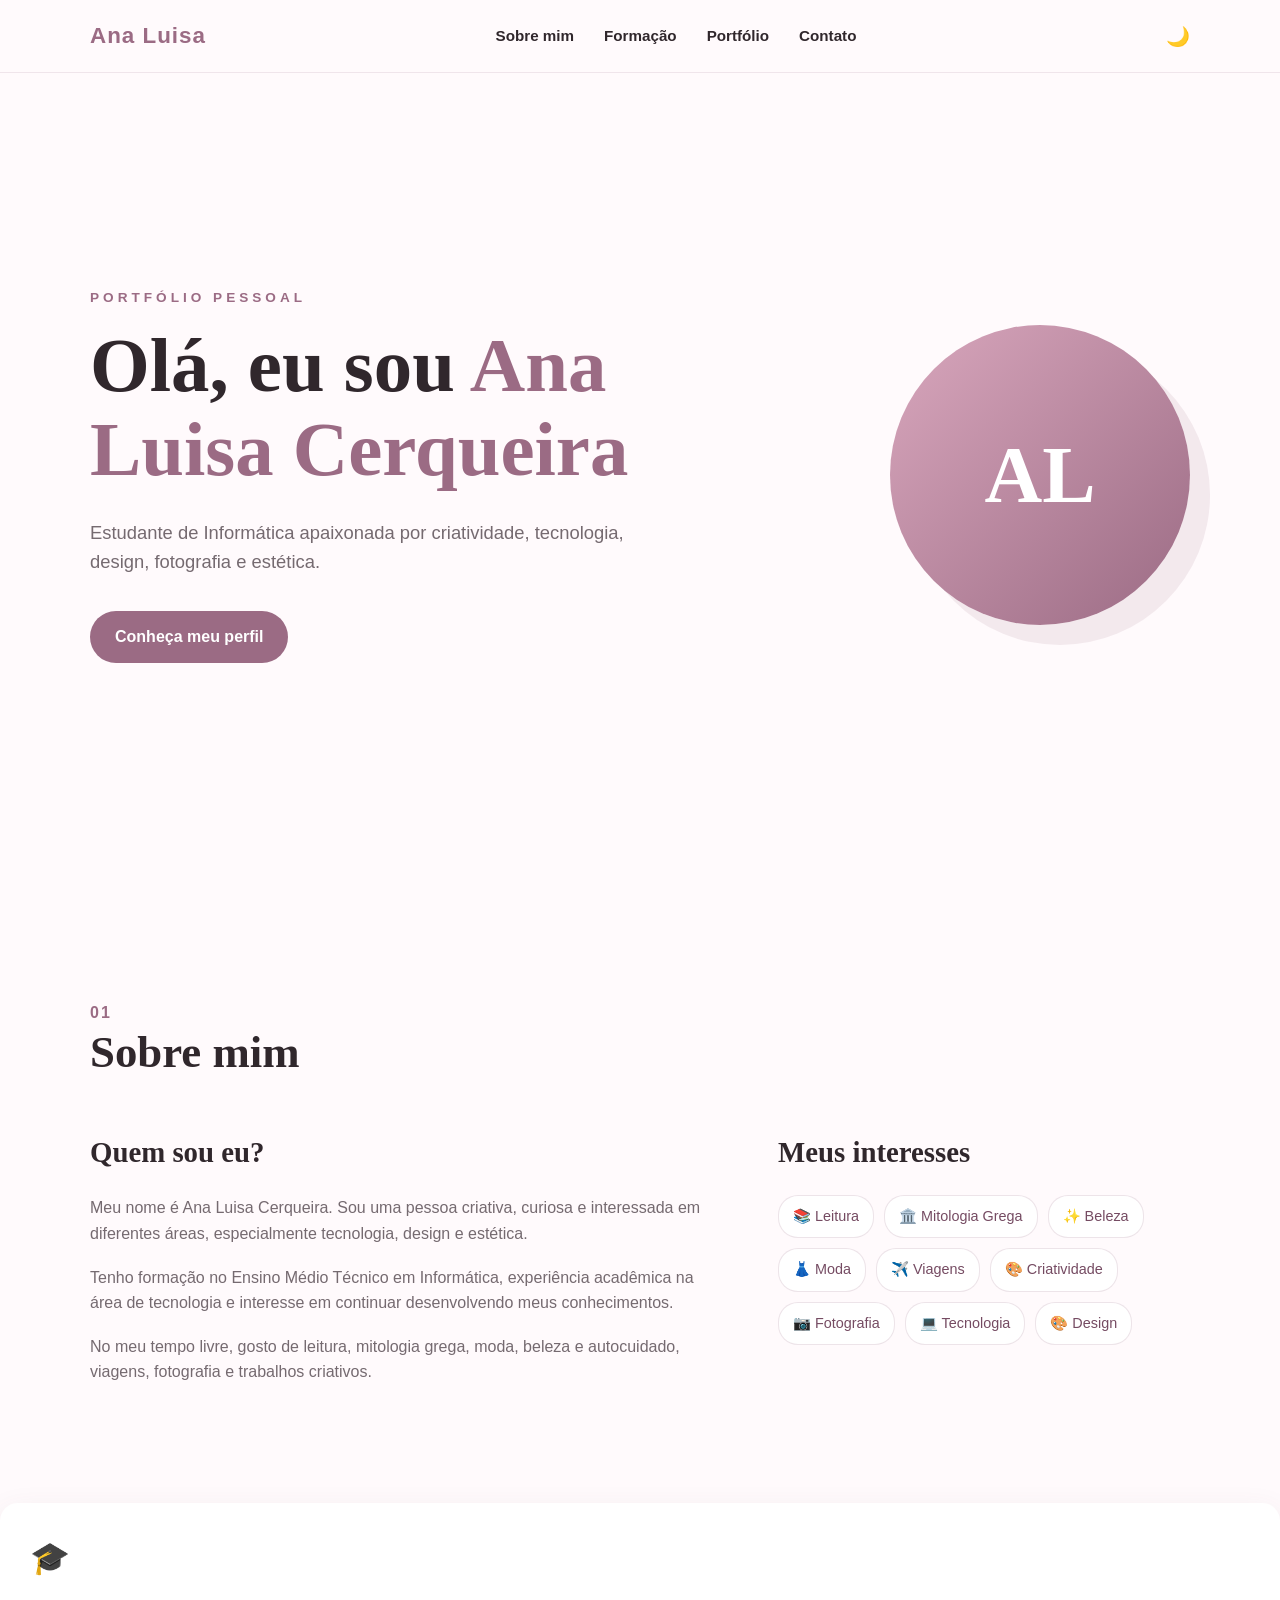
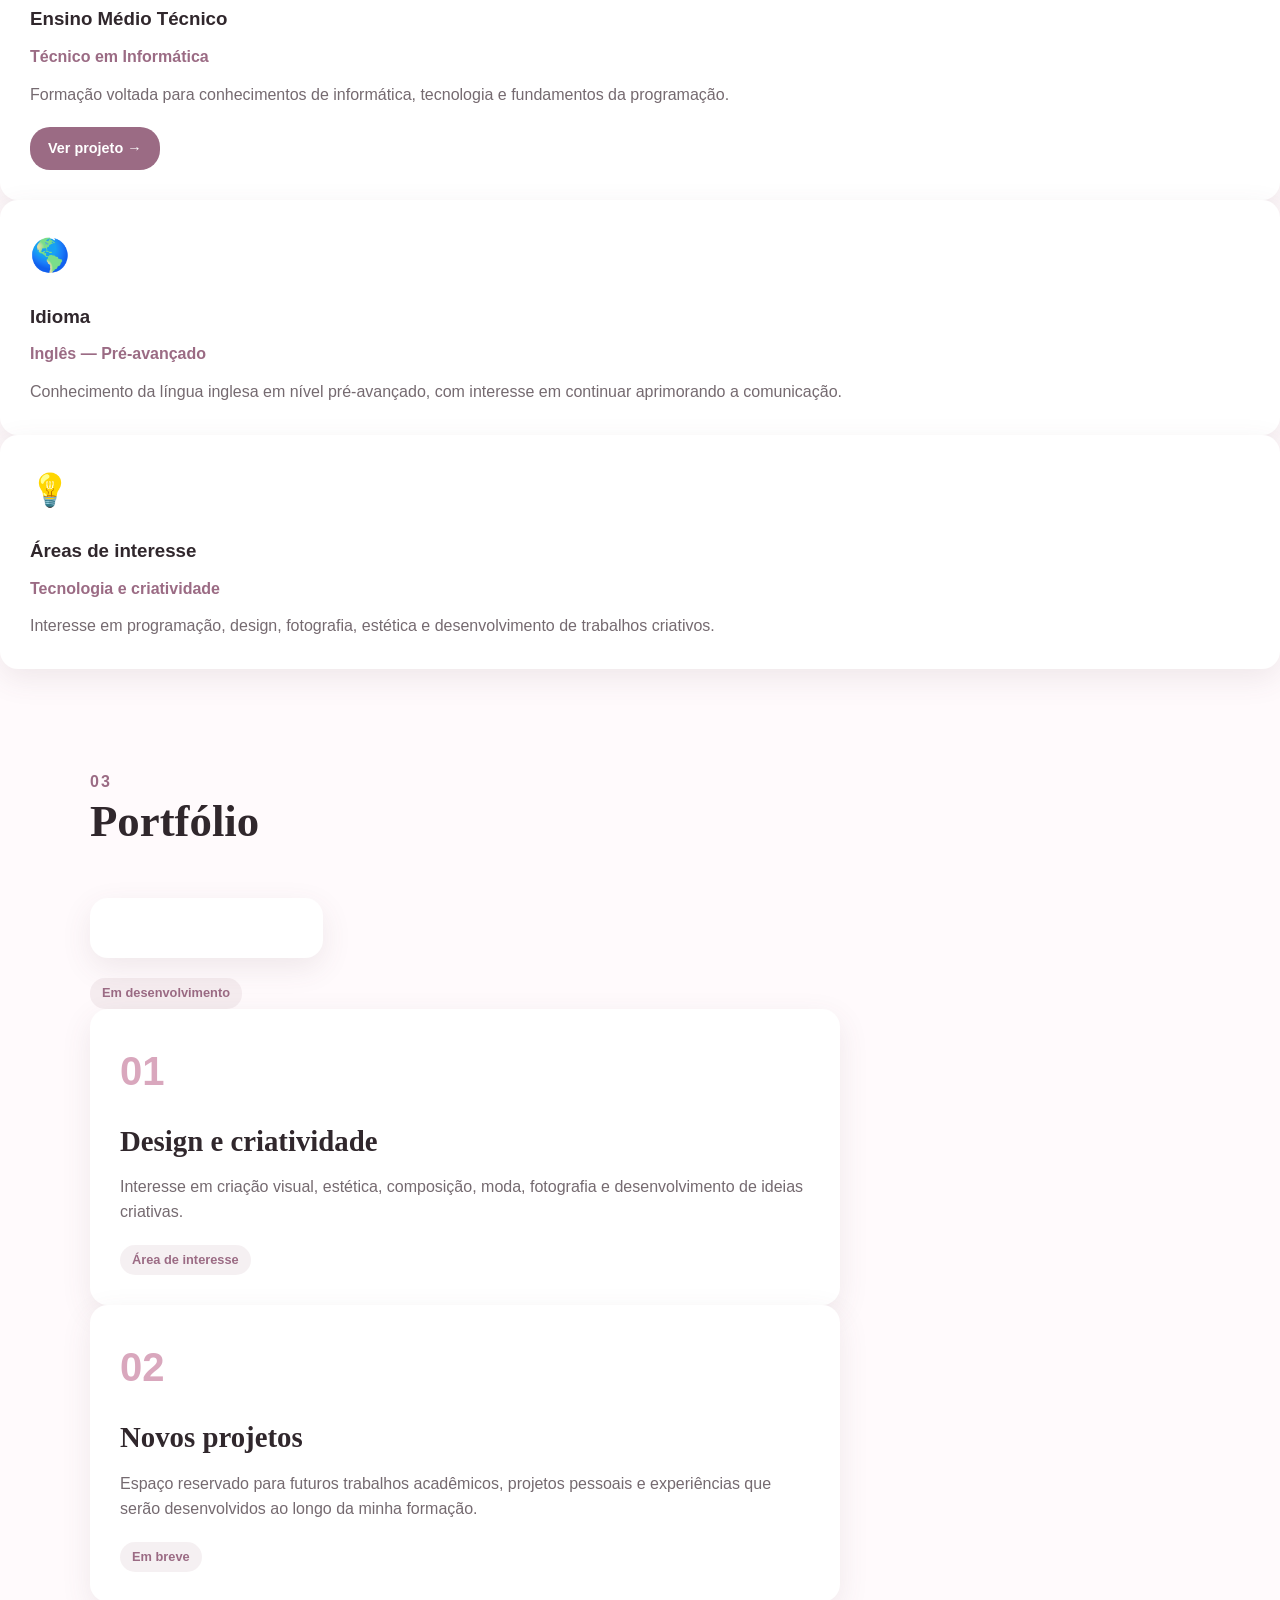
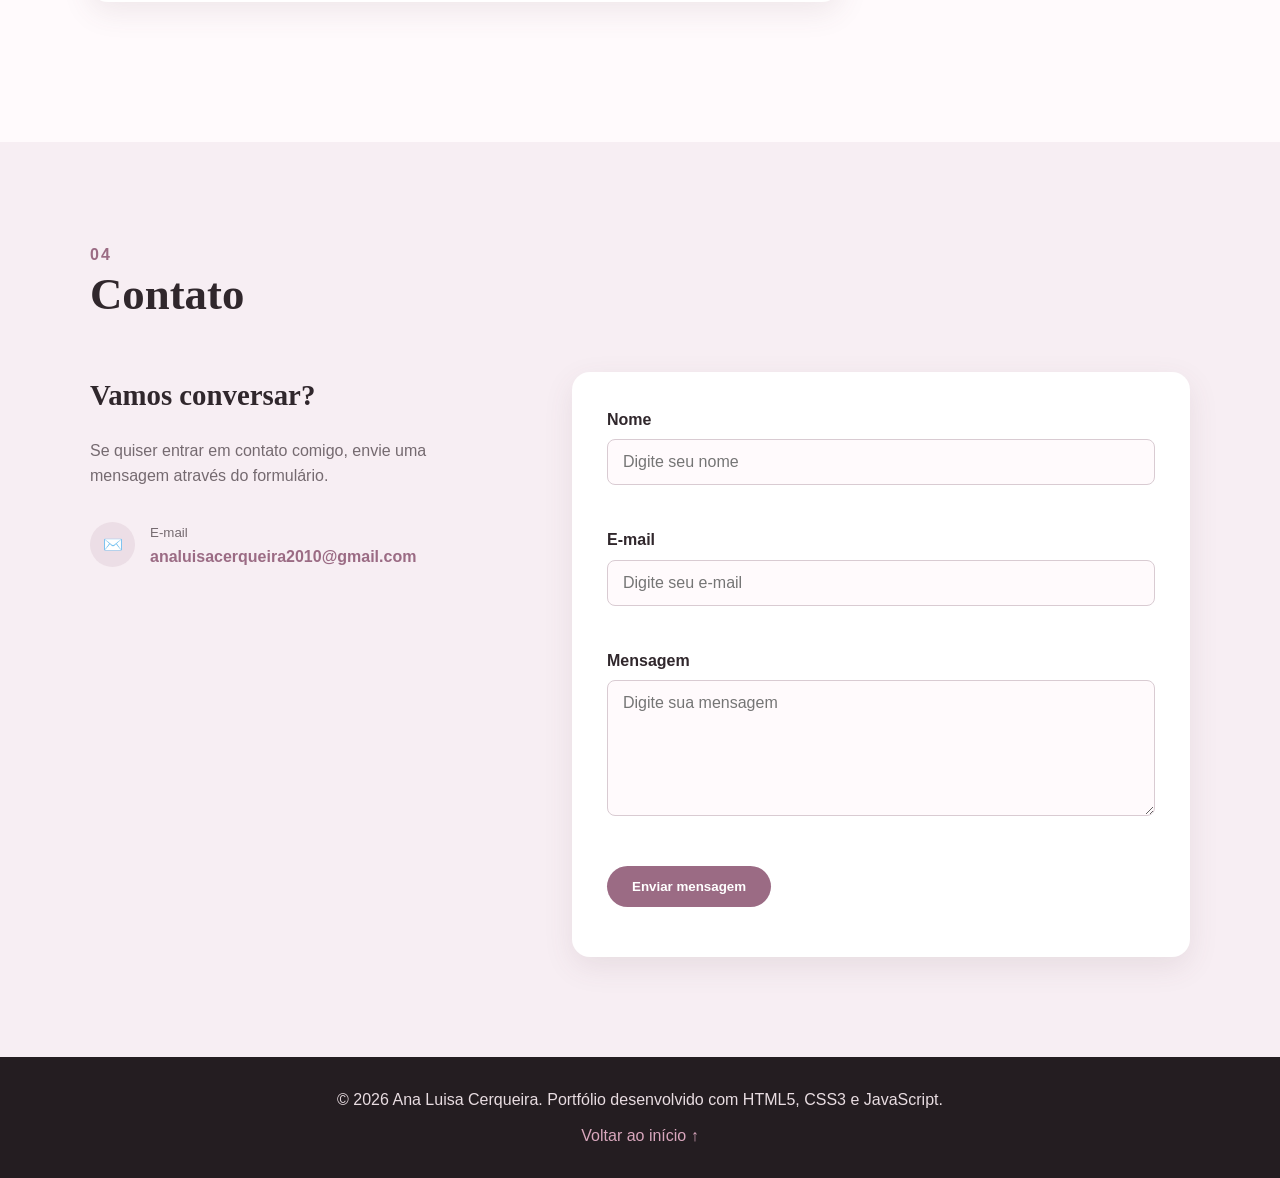
<file: index.html>
<!DOCTYPE html>
<html lang="pt-BR">
<head>
    <meta charset="UTF-8">
    <meta name="viewport" content="width=device-width, initial-scale=1.0">

    <!-- Título que aparece na aba do navegador -->
    <title>Ana Luisa Cerqueira | Portfólio</title>

    <!-- Conexão com o arquivo de estilos -->
    <link rel="stylesheet" href="style.css">
</head>

<body>

    <!-- Cabeçalho e menu de navegação -->
    <header class="cabecalho">
        <nav class="navegacao">

            <a href="#inicio" class="logo">Ana Luisa</a>

            <!-- Botão utilizado no menu para telas menores -->
            <button class="botao-menu" id="botaoMenu" aria-label="Abrir menu">
                ☰
            </button>

            <ul class="menu" id="menu">
                <li><a href="#sobre">Sobre mim</a></li>
                <li><a href="#formacao">Formação</a></li>
                <li><a href="#portfolio">Portfólio</a></li>
                <li><a href="#contato">Contato</a></li>
            </ul>

            <!-- Botão para alternar entre tema claro e escuro -->
            <button class="botao-tema" id="botaoTema" aria-label="Alterar tema">
                🌙
            </button>

        </nav>
    </header>


    <main>

        <!-- SEÇÃO INICIAL -->
        <section id="inicio" class="hero">
            <div class="hero-conteudo">

                <p class="pequeno-titulo">PORTFÓLIO PESSOAL</p>

                <h1>Olá, eu sou <span>Ana Luisa Cerqueira</span></h1>

                <p class="descricao-hero">
                    Estudante de Informática apaixonada por criatividade,
                    tecnologia, design, fotografia e estética.
                </p>

                <a href="#sobre" class="botao-principal">
                    Conheça meu perfil
                </a>

            </div>

            <div class="hero-decoracao">
                <div class="circulo">
                    AL
                </div>
            </div>
        </section>


        <!-- SEÇÃO SOBRE MIM -->
        <section id="sobre" class="secao">

            <div class="titulo-secao">
                <p>01</p>
                <h2>Sobre mim</h2>
            </div>

            <div class="sobre-conteudo">

                <div class="sobre-texto">

                    <h3>Quem sou eu?</h3>

                    <p>
                        Meu nome é Ana Luisa Cerqueira. Sou uma pessoa criativa,
                        curiosa e interessada em diferentes áreas, especialmente
                        tecnologia, design e estética.
                    </p>

                    <p>
                        Tenho formação no Ensino Médio Técnico em Informática,
                        experiência acadêmica na área de tecnologia e interesse
                        em continuar desenvolvendo meus conhecimentos.
                    </p>

                    <p>
                        No meu tempo livre, gosto de leitura, mitologia grega,
                        moda, beleza e autocuidado, viagens, fotografia e
                        trabalhos criativos.
                    </p>

                </div>

                <div class="interesses">

                    <h3>Meus interesses</h3>

                    <div class="tags">
                        <span>📚 Leitura</span>
                        <span>🏛️ Mitologia Grega</span>
                        <span>✨ Beleza</span>
                        <span>👗 Moda</span>
                        <span>✈️ Viagens</span>
                        <span>🎨 Criatividade</span>
                        <span>📷 Fotografia</span>
                        <span>💻 Tecnologia</span>
                        <span>🎨 Design</span>
                    </div>

                </div>

            </div>

        </section>


       <!-- Projeto desenvolvido durante a formação técnica -->
      <article class="card">
      <div class="icone">🎓</div>

       <h3>Ensino Médio Técnico</h3>

       <p class="destaque">
        Técnico em Informática
      </p>

       <p>
        Formação voltada para conhecimentos de informática,
        tecnologia e fundamentos da programação.
      </p>

    <!-- Link para acessar o projeto Viajaí -->
    <a href="viajai/index.html" class="botao-projeto">
        Ver projeto →
    </a>
     </article>


                <article class="card">
                    <div class="icone">🌎</div>

                    <h3>Idioma</h3>

                    <p class="destaque">
                        Inglês — Pré-avançado
                    </p>

                    <p>
                        Conhecimento da língua inglesa em nível pré-avançado,
                        com interesse em continuar aprimorando a comunicação.
                    </p>
                </article>


                <article class="card">
                    <div class="icone">💡</div>

                    <h3>Áreas de interesse</h3>

                    <p class="destaque">
                        Tecnologia e criatividade
                    </p>

                    <p>
                        Interesse em programação, design, fotografia, estética
                        e desenvolvimento de trabalhos criativos.
                    </p>
                </article>

            </div>

        </section>


        <!-- SEÇÃO PORTFÓLIO -->
        <section id="portfolio" class="secao">

            <div class="titulo-secao">
                <p>03</p>
                <h2>Portfólio</h2>
            </div>

            <div class="portfolio-introducao">

               <div class="cards projetos">

    <article class="card projeto">
       

</div>

    </article>
                    <span class="status">Em desenvolvimento</span>
                </article>


                <article class="card projeto">
                    <span class="numero-projeto">01</span>

                    <h3>Design e criatividade</h3>

                    <p>
                        Interesse em criação visual, estética, composição,
                        moda, fotografia e desenvolvimento de ideias criativas.
                    </p>

                    <span class="status">Área de interesse</span>
                </article>


                <article class="card projeto">
                    <span class="numero-projeto">02</span>

                    <h3>Novos projetos</h3>

                    <p>
                        Espaço reservado para futuros trabalhos acadêmicos,
                        projetos pessoais e experiências que serão desenvolvidos
                        ao longo da minha formação.
                    </p>

                    <span class="status">Em breve</span>
                </article>

            </div>

        </section>


        <!-- SEÇÃO CONTATO -->
        <section id="contato" class="secao secao-alternada">

            <div class="titulo-secao">
                <p>04</p>
                <h2>Contato</h2>
            </div>

            <div class="contato-conteudo">

                <div class="contato-texto">

                    <h3>Vamos conversar?</h3>

                    <p>
                        Se quiser entrar em contato comigo, envie uma mensagem
                        através do formulário.
                    </p>

                    <div class="email">
                        <span>✉️</span>
                        <div>
                            <small>E-mail</small>
                            <p>analuisacerqueira2010@gmail.com</p>
                        </div>
                    </div>

                </div>


                <!-- Formulário validado pelo JavaScript -->
                <form id="formularioContato" class="formulario">

                    <div class="campo">
                        <label for="nome">Nome</label>
                        <input
                            type="text"
                            id="nome"
                            name="nome"
                            placeholder="Digite seu nome"
                        >
                        <small class="mensagem-erro" id="erroNome"></small>
                    </div>


                    <div class="campo">
                        <label for="email">E-mail</label>
                        <input
                            type="email"
                            id="email"
                            name="email"
                            placeholder="Digite seu e-mail"
                        >
                        <small class="mensagem-erro" id="erroEmail"></small>
                    </div>


                    <div class="campo">
                        <label for="mensagem">Mensagem</label>
                        <textarea
                            id="mensagem"
                            name="mensagem"
                            rows="6"
                            placeholder="Digite sua mensagem"
                        ></textarea>
                        <small class="mensagem-erro" id="erroMensagem"></small>
                    </div>


                    <button type="submit" class="botao-enviar">
                        Enviar mensagem
                    </button>

                    <!-- Mensagem de sucesso exibida pelo JavaScript -->
                    <div id="mensagemSucesso" class="mensagem-sucesso"></div>

                </form>

            </div>

        </section>

    </main>


    <!-- Rodapé -->
    <footer class="rodape">

        <p>
            © 2026 Ana Luisa Cerqueira.
            Portfólio desenvolvido com HTML5, CSS3 e JavaScript.
        </p>

        <a href="#inicio">Voltar ao início ↑</a>

    </footer>


    <!-- Arquivo JavaScript -->
    <script src="script.js"></script>

</body>
</html>
</file>
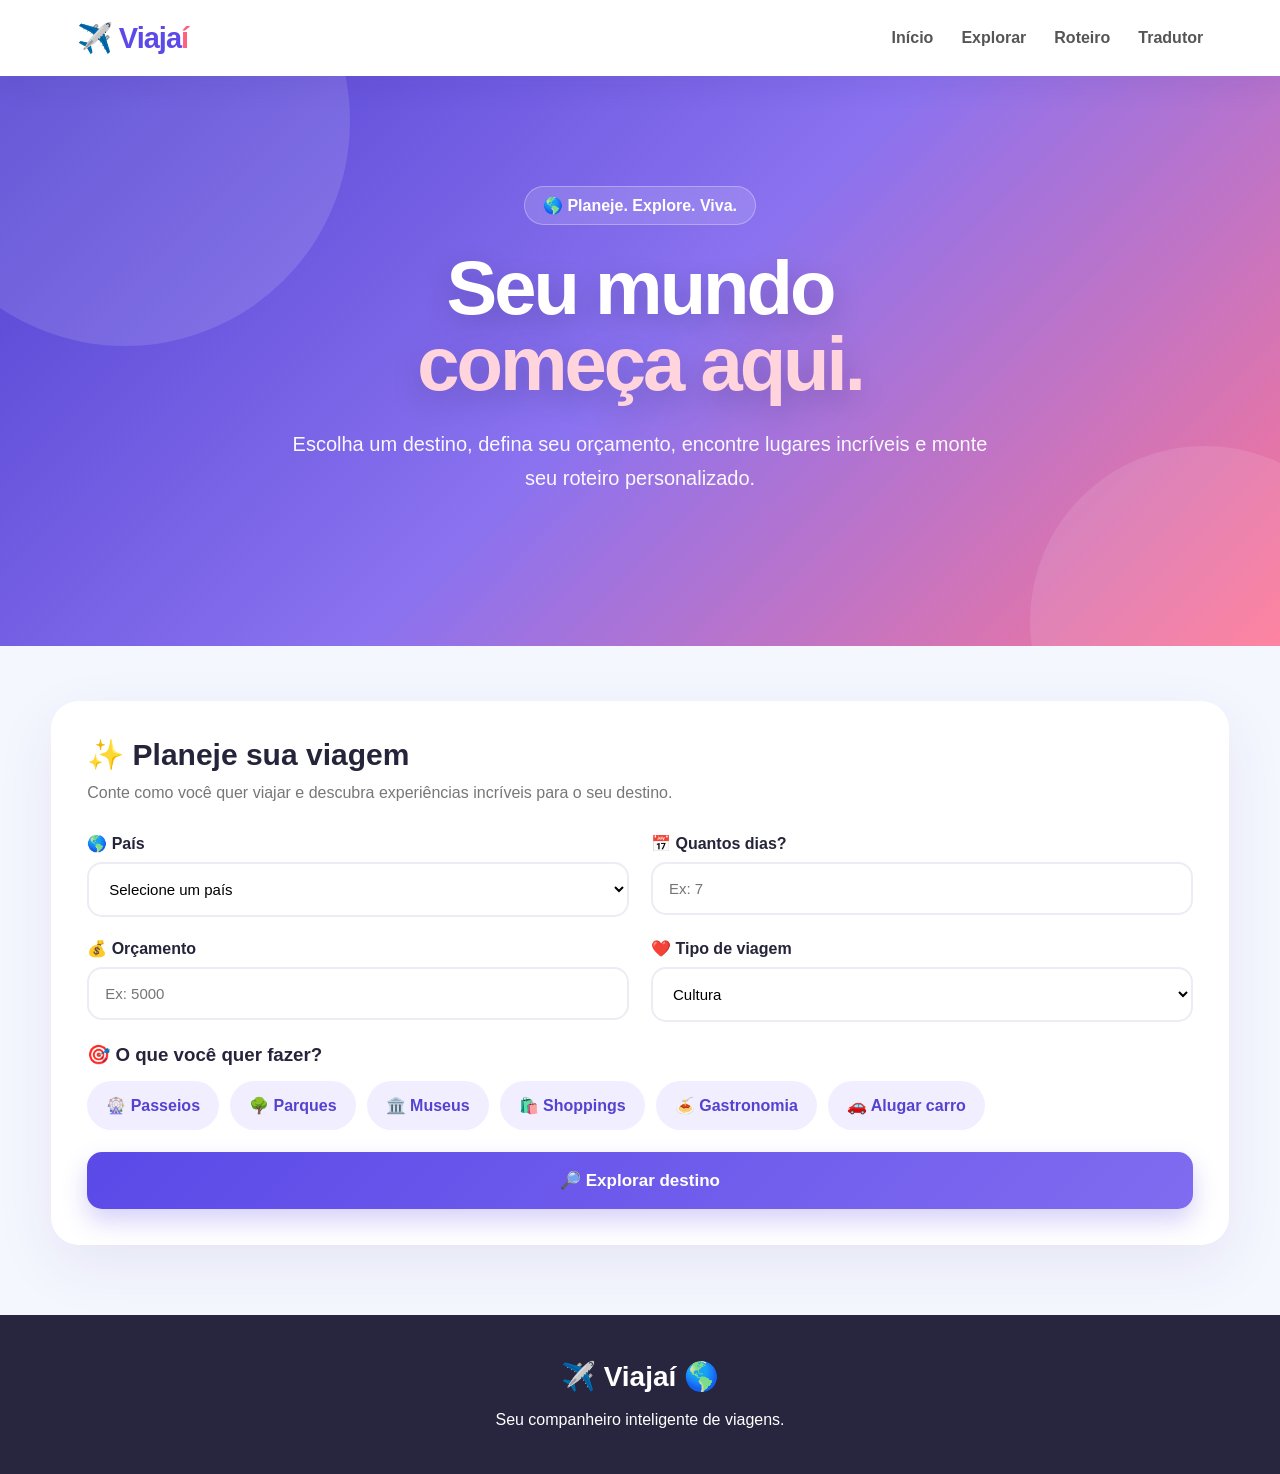
<file: viajai.html>
<!DOCTYPE html>
<html lang="pt-BR">

<head>
<meta charset="UTF-8">
<meta name="viewport" content="width=device-width, initial-scale=1.0">

<title>Viajaí 🌎 | Seu mundo começa aqui</title>

<style>

/* =====================================================
   RESET
===================================================== */

*{
    box-sizing:border-box;
    margin:0;
    padding:0;
    font-family:Inter,Arial,sans-serif;
}

html{
    scroll-behavior:smooth;
}

body{
    background:#f5f7ff;
    color:#25243a;
    overflow-x:hidden;
}

/* =====================================================
   HEADER
===================================================== */

header{
    height:76px;
    background:rgba(255,255,255,.92);
    backdrop-filter:blur(18px);
    display:flex;
    align-items:center;
    justify-content:space-between;
    padding:0 6%;
    box-shadow:0 8px 30px rgba(40,30,100,.08);
    position:sticky;
    top:0;
    z-index:1000;
}

.logo{
    font-size:29px;
    font-weight:900;
    letter-spacing:-1px;
    color:#5b49e8;
}

.logo span{
    color:#ff617c;
}

nav{
    display:flex;
    gap:28px;
}

nav a{
    text-decoration:none;
    color:#555;
    font-weight:700;
    transition:.25s;
}

nav a:hover{
    color:#5b49e8;
}

/* =====================================================
   HERO
===================================================== */

.hero{
    min-height:570px;
    padding:110px 20px 100px;
    text-align:center;
    color:white;
    position:relative;
    overflow:hidden;

    background:
    linear-gradient(
        135deg,
        rgba(67,50,205,.92),
        rgba(120,91,237,.85),
        rgba(255,89,125,.82)
    ),
    url("https://images.unsplash.com/photo-1500530855697-b586d89ba3ee?auto=format&fit=crop&w=2000&q=90");

    background-size:cover;
    background-position:center;
}

.hero:before{
    content:"";
    position:absolute;
    width:450px;
    height:450px;
    background:rgba(255,255,255,.12);
    border-radius:50%;
    top:-180px;
    left:-100px;
}

.hero:after{
    content:"";
    position:absolute;
    width:350px;
    height:350px;
    background:rgba(255,255,255,.1);
    border-radius:50%;
    right:-100px;
    bottom:-150px;
}

.hero-content{
    position:relative;
    z-index:2;
    max-width:850px;
    margin:auto;
}

.badge{
    display:inline-block;
    padding:9px 18px;
    border:1px solid rgba(255,255,255,.3);
    background:rgba(255,255,255,.14);
    backdrop-filter:blur(10px);
    border-radius:50px;
    margin-bottom:25px;
    font-weight:bold;
}

.hero h1{
    font-size:clamp(42px,7vw,76px);
    line-height:1;
    margin-bottom:25px;
    letter-spacing:-3px;
    text-shadow:0 10px 30px rgba(0,0,0,.18);
}

.hero h1 span{
    color:#ffd4dd;
}

.hero p{
    font-size:20px;
    max-width:720px;
    margin:auto;
    line-height:1.7;
    opacity:.95;
}

/* =====================================================
   CONTAINER
===================================================== */

.container{
    width:92%;
    max-width:1200px;
    margin:55px auto;
}

/* =====================================================
   CARDS
===================================================== */

.card{
    background:rgba(255,255,255,.95);
    padding:35px;
    border-radius:28px;
    margin-bottom:32px;
    box-shadow:
        0 20px 60px rgba(40,30,100,.08);
    border:1px solid rgba(255,255,255,.8);
}

.card-title{
    font-size:30px;
    font-weight:900;
}

.subtitle{
    color:#777;
    margin-top:8px;
    margin-bottom:28px;
    line-height:1.6;
}

/* =====================================================
   FORM
===================================================== */

.form-grid{
    display:grid;
    grid-template-columns:1fr 1fr;
    gap:22px;
}

.field{
    display:flex;
    flex-direction:column;
}

.field label{
    font-weight:800;
    margin-bottom:9px;
}

.field input,
.field select{
    padding:16px;
    border:2px solid #ececf4;
    border-radius:15px;
    outline:none;
    font-size:15px;
    background:white;
    transition:.25s;
}

.field input:focus,
.field select:focus{
    border-color:#6b58eb;
    box-shadow:0 0 0 4px rgba(91,73,232,.08);
}

/* =====================================================
   CATEGORIES
===================================================== */

.categories{
    grid-column:1/-1;
}

.category-list{
    display:flex;
    flex-wrap:wrap;
    gap:11px;
    margin-top:15px;
}

.category{
    padding:13px 17px;
    border-radius:30px;
    background:#f1efff;
    color:#5542d0;
    font-weight:800;
    cursor:pointer;
    transition:.2s;
    border:2px solid transparent;
}

.category:hover{
    transform:translateY(-2px);
}

.category input{
    display:none;
}

.category:has(input:checked){
    background:#5b49e8;
    color:white;
    box-shadow:0 8px 20px rgba(91,73,232,.25);
}

/* =====================================================
   BUTTON
===================================================== */

.main-button{
    grid-column:1/-1;
    border:0;
    padding:18px;
    border-radius:15px;
    background:linear-gradient(135deg,#5b49e8,#806cf0);
    color:white;
    font-size:17px;
    font-weight:900;
    cursor:pointer;
    transition:.25s;
    box-shadow:0 12px 25px rgba(91,73,232,.25);
}

.main-button:hover{
    transform:translateY(-3px);
    box-shadow:0 18px 35px rgba(91,73,232,.3);
}

/* =====================================================
   RESULTADO
===================================================== */

#resultado,
#roteiro,
#tradutor{
    display:none;
}

.country-info{
    position:relative;
    overflow:hidden;
    color:white;
    border-radius:25px;
    padding:38px;

    background:
    linear-gradient(
        135deg,
        rgba(70,53,210,.95),
        rgba(255,91,125,.85)
    );
    
    box-shadow:0 20px 50px rgba(91,73,232,.2);
}

.country-info h2{
    font-size:34px;
    margin-bottom:12px;
}

.country-info p{
    font-size:17px;
    line-height:1.7;
    opacity:.95;
}

/* =====================================================
   PLACES
===================================================== */

.category-block{
    margin:38px 0;
}

.category-block h2{
    font-size:27px;
    margin-bottom:20px;
}

.place-grid{
    display:grid;
    grid-template-columns:repeat(3,1fr);
    gap:22px;
}

.place{
    background:white;
    border-radius:22px;
    overflow:hidden;
    box-shadow:0 12px 35px rgba(20,30,70,.08);
    border:1px solid #eee;
    transition:.3s;
}

.place:hover{
    transform:translateY(-7px);
    box-shadow:0 20px 45px rgba(20,30,70,.15);
}

.place-image{
    height:220px;
    position:relative;
    overflow:hidden;
}

.place-image img{
    width:100%;
    height:100%;
    object-fit:cover;
    display:block;
    transition:.5s;
}

.place:hover .place-image img{
    transform:scale(1.08);
}

.image-overlay{
    position:absolute;
    inset:0;
    background:linear-gradient(
        transparent 45%,
        rgba(0,0,0,.5)
    );
}

.place-body{
    padding:20px;
}

.place-body h3{
    font-size:20px;
    margin-bottom:9px;
}

.place-body p{
    color:#777;
    line-height:1.55;
    min-height:50px;
}

.price{
    display:block;
    color:#16813e;
    font-weight:900;
    margin:14px 0;
}

.add-button{
    width:100%;
    padding:12px;
    border:0;
    border-radius:12px;
    background:#eeeaff;
    color:#5745d1;
    font-weight:900;
    cursor:pointer;
    transition:.2s;
}

.add-button:hover{
    transform:translateY(-2px);
}

.add-button.selected{
    background:#159447;
    color:white;
}

/* =====================================================
   CARROS
===================================================== */

.car-section{
    margin-top:40px;
    padding-top:35px;
    border-top:2px solid #eee;
}

.car-grid{
    display:grid;
    grid-template-columns:repeat(3,1fr);
    gap:20px;
    margin-top:20px;
}

.car-card{
    border:2px solid #eee;
    padding:20px;
    border-radius:22px;
    background:white;
    transition:.25s;
}

.car-card:hover{
    border-color:#7766eb;
    transform:translateY(-4px);
}

.car-icon{
    height:130px;
    border-radius:16px;
    background:
    linear-gradient(
        135deg,
        #eeeaff,
        #fff0f3
    );
    display:flex;
    justify-content:center;
    align-items:center;
    font-size:65px;
    margin-bottom:17px;
}

.car-card p{
    color:#777;
    line-height:1.5;
    margin-top:7px;
}

.car-tags{
    margin:15px 0;
}

.tag{
    display:inline-block;
    background:#f0eeff;
    color:#5745d1;
    padding:7px 9px;
    border-radius:8px;
    margin:3px;
    font-size:12px;
    font-weight:bold;
}

.car-price{
    color:#16813e;
    font-weight:900;
    font-size:20px;
    margin-bottom:12px;
}

/* =====================================================
   ITINERÁRIO
===================================================== */

.day{
    border:1px solid #eee;
    border-radius:22px;
    overflow:hidden;
    margin-bottom:25px;
    background:white;
    box-shadow:0 8px 25px rgba(0,0,0,.04);
}

.day-header{
    color:white;
    padding:21px;
    background:linear-gradient(
        135deg,
        #5b49e8,
        #806cf0
    );
}

.day-header h3{
    font-size:21px;
}

.day-header p{
    margin-top:5px;
    opacity:.85;
}

.activity{
    padding:20px;
    display:flex;
    gap:15px;
    border-bottom:1px solid #eee;
}

.activity:last-child{
    border-bottom:0;
}

.activity-icon{
    min-width:52px;
    height:52px;
    border-radius:14px;
    background:#f0eeff;
    display:flex;
    align-items:center;
    justify-content:center;
    font-size:25px;
}

.activity h4{
    font-size:16px;
}

.activity p{
    color:#777;
    margin-top:6px;
    line-height:1.5;
}

/* =====================================================
   CUSTOS
===================================================== */

.cost-box{
    margin-top:30px;
    padding:28px;
    border-radius:22px;
    background:
    linear-gradient(
        135deg,
        #f0eeff,
        #fff0f3
    );
}

.cost-grid{
    display:grid;
    grid-template-columns:repeat(5,1fr);
    gap:12px;
    margin-top:20px;
}

.cost{
    background:white;
    padding:16px;
    border-radius:14px;
}

.cost span{
    color:#777;
    font-size:13px;
}

.cost strong{
    display:block;
    margin-top:7px;
    color:#5745d1;
}

.total{
    margin-top:20px;
    padding-top:20px;
    border-top:1px solid #ddd;
}

.total strong{
    display:block;
    font-size:32px;
    color:#5745d1;
    margin-top:5px;
}

/* =====================================================
   TRADUTOR
===================================================== */

.translator-box{
    display:grid;
    grid-template-columns:1fr 130px 1fr;
    gap:20px;
    align-items:center;
}

textarea{
    width:100%;
    height:170px;
    padding:17px;
    border:2px solid #eee;
    border-radius:15px;
    resize:none;
    outline:none;
    font-size:15px;
}

textarea:focus{
    border-color:#5b49e8;
}

.translation{
    height:170px;
    background:#f4f2ff;
    padding:20px;
    border-radius:15px;
}

.translation small{
    color:#777;
}

.translation p{
    margin-top:15px;
    line-height:1.6;
    font-weight:700;
}

.translate-button{
    border:0;
    background:#5b49e8;
    color:white;
    padding:16px 10px;
    border-radius:13px;
    cursor:pointer;
    font-weight:900;
}

/* =====================================================
   FOOTER
===================================================== */

footer{
    background:#28253e;
    color:white;
    text-align:center;
    padding:45px;
    margin-top:70px;
}

.footer-logo{
    font-size:28px;
    font-weight:900;
}

/* =====================================================
   RESPONSIVO
===================================================== */

@media(max-width:900px){

    .form-grid,
    .place-grid,
    .car-grid{
        grid-template-columns:1fr 1fr;
    }

    .cost-grid{
        grid-template-columns:1fr 1fr;
    }

}

@media(max-width:650px){

    header{
        padding:0 20px;
    }

    nav{
        display:none;
    }

    .hero{
        min-height:500px;
        padding:90px 20px;
    }

    .hero h1{
        letter-spacing:-2px;
    }

    .form-grid,
    .place-grid,
    .car-grid,
    .translator-box{
        grid-template-columns:1fr;
    }

    .cost-grid{
        grid-template-columns:1fr;
    }

    .card{
        padding:22px;
    }

    .country-info{
        padding:25px;
    }

}

</style>
</head>

<body>

<!-- =====================================================
     HEADER
===================================================== -->

<header>

    <div class="logo">
        ✈️ Viaja<span>í</span>
    </div>

    <nav>
        <a href="#">Início</a>
        <a href="#resultado">Explorar</a>
        <a href="#roteiro">Roteiro</a>
        <a href="#tradutor">Tradutor</a>
    </nav>

</header>


<!-- =====================================================
     HERO
===================================================== -->

<section class="hero">

    <div class="hero-content">

        <div class="badge">
            🌎 Planeje. Explore. Viva.
        </div>

        <h1>
            Seu mundo<br>
            <span>começa aqui.</span>
        </h1>

        <p>
            Escolha um destino, defina seu orçamento,
            encontre lugares incríveis e monte seu
            roteiro personalizado.
        </p>

    </div>

</section>


<div class="container">

<!-- =====================================================
     FORMULÁRIO
===================================================== -->

<section class="card">

    <h2 class="card-title">
        ✨ Planeje sua viagem
    </h2>

    <p class="subtitle">
        Conte como você quer viajar e descubra experiências
        incríveis para o seu destino.
    </p>

    <div class="form-grid">

        <div class="field">

            <label>🌎 País</label>

            <select id="country">

                <option value="">
                    Selecione um país
                </option>

            </select>

        </div>


        <div class="field">

            <label>📅 Quantos dias?</label>

            <input
                type="number"
                id="days"
                min="1"
                placeholder="Ex: 7"
            >

        </div>


        <div class="field">

            <label>💰 Orçamento</label>

            <input
                type="number"
                id="budget"
                min="1"
                placeholder="Ex: 5000"
            >

        </div>


        <div class="field">

            <label>❤️ Tipo de viagem</label>

            <select id="style">

                <option>Cultura</option>
                <option>Aventura</option>
                <option>Família</option>
                <option>Romântica</option>
                <option>Natureza</option>
                <option>Gastronomia</option>
                <option>Luxo</option>

            </select>

        </div>


        <div class="categories">

            <h3>
                🎯 O que você quer fazer?
            </h3>

            <div class="category-list">

                <label class="category">
                    <input type="checkbox" value="passeios">
                    🎡 Passeios
                </label>

                <label class="category">
                    <input type="checkbox" value="parques">
                    🌳 Parques
                </label>

                <label class="category">
                    <input type="checkbox" value="museus">
                    🏛️ Museus
                </label>

                <label class="category">
                    <input type="checkbox" value="shopping">
                    🛍️ Shoppings
                </label>

                <label class="category">
                    <input type="checkbox" value="gastronomia">
                    🍝 Gastronomia
                </label>

                <label class="category">
                    <input type="checkbox" value="carros">
                    🚗 Alugar carro
                </label>

            </div>

        </div>


        <button
            class="main-button"
            onclick="searchCountry()"
        >
            🔎 Explorar destino
        </button>

    </div>

</section>


<!-- =====================================================
     RESULTADO
===================================================== -->

<section id="resultado">

    <div class="country-info">

        <h2 id="countryTitle"></h2>

        <p id="countryDescription"></p>

    </div>

    <div id="places"></div>

    <button
        class="main-button"
        onclick="createItinerary()"
    >
        🗺️ Criar meu roteiro
    </button>

</section>


<!-- =====================================================
     ROTEIRO
===================================================== -->

<section class="card" id="roteiro">

    <h2 class="card-title">
        🗺️ Seu roteiro personalizado
    </h2>

    <p class="subtitle">
        Manhã, tarde e noite organizadas para você.
    </p>

    <div id="itinerary"></div>

    <div class="cost-box">

        <h2>💰 Estimativa de custos</h2>

        <div class="cost-grid">

            <div class="cost">
                <span>🏨 Hospedagem</span>
                <strong id="hotel">R$ 0</strong>
            </div>

            <div class="cost">
                <span>🍝 Alimentação</span>
                <strong id="food">R$ 0</strong>
            </div>

            <div class="cost">
                <span>🚕 Transporte</span>
                <strong id="transport">R$ 0</strong>
            </div>

            <div class="cost">
                <span>🎟️ Passeios</span>
                <strong id="tours">R$ 0</strong>
            </div>

            <div class="cost">
                <span>🚗 Carro</span>
                <strong id="car">R$ 0</strong>
            </div>

        </div>

        <div class="total">

            Total estimado:

            <strong id="total">
                R$ 0
            </strong>

            <p id="budgetMessage"></p>

        </div>

    </div>

</section>


<!-- =====================================================
     TRADUTOR
===================================================== -->

<section class="card" id="tradutor">

    <h2 class="card-title">
        🗣️ Tradutor de viagem
    </h2>

    <p class="subtitle">
        Digite uma frase em português e traduza para
        o idioma do seu destino.
    </p>

    <div class="translator-box">

        <textarea
            id="text"
            placeholder="Ex: Onde fica o banheiro?"
        ></textarea>

        <button
            class="translate-button"
            onclick="translateText()"
        >
            ✨ Traduzir
        </button>

        <div class="translation">

            <small>
                Tradução:
            </small>

            <p id="translation">
                A tradução aparecerá aqui.
            </p>

        </div>

    </div>

</section>

</div>


<footer>

    <div class="footer-logo">
        ✈️ Viajaí 🌎
    </div>

    <br>

    Seu companheiro inteligente de viagens.

</footer>


<script>

/* =====================================================
   PAÍSES
===================================================== */

const countries = [

"Afeganistão","África do Sul","Albânia","Alemanha",
"Andorra","Angola","Antígua e Barbuda","Arábia Saudita",
"Argélia","Argentina","Armênia","Austrália","Áustria",
"Azerbaijão","Bahamas","Bahrein","Bangladesh","Barbados",
"Bélgica","Belize","Benim","Bolívia","Botsuana","Brasil",
"Brunei","Bulgária","Burkina Faso","Burundi","Butão",
"Cabo Verde","Camarões","Camboja","Canadá","Catar",
"Cazaquistão","Chile","China","Chipre","Colômbia",
"Costa Rica","Croácia","Cuba","Dinamarca","Egito",
"El Salvador","Emirados Árabes Unidos","Equador","Eslováquia",
"Eslovênia","Espanha","Estados Unidos","Estônia","Etiópia",
"Fiji","Filipinas","Finlândia","França","Gabão","Gana",
"Geórgia","Grécia","Guatemala","Guiana","Guiné","Haiti",
"Honduras","Hungria","Índia","Indonésia","Irã","Iraque",
"Irlanda","Islândia","Israel","Itália","Jamaica","Japão",
"Jordânia","Laos","Letônia","Líbano","Libéria","Líbia",
"Liechtenstein","Lituânia","Luxemburgo","Madagascar",
"Malásia","Maldivas","Mali","Malta","Marrocos","Maurício",
"México","Mônaco","Mongólia","Montenegro","Moçambique",
"Moldávia","Mianmar","Namíbia","Nepal","Nicarágua",
"Nigéria","Noruega","Nova Zelândia","Omã","Países Baixos",
"Panamá","Papua-Nova Guiné","Paquistão","Paraguai","Peru",
"Polônia","Portugal","Quênia","Reino Unido","República Tcheca",
"Romênia","Rússia","Senegal","Sérvia","Singapura","Síria",
"Sri Lanka","Suécia","Suíça","Suriname","Tailândia",
"Taiwan","Tanzânia","Turquia","Ucrânia","Uganda","Uruguai",
"Uzbequistão","Vaticano","Venezuela","Vietnã","Zâmbia",
"Zimbábue"

];


/* =====================================================
   CAPITAIS
===================================================== */

const capitals={

"Brasil":"Brasília",
"França":"Paris",
"Itália":"Roma",
"Japão":"Tóquio",
"Alemanha":"Berlim",
"Espanha":"Madri",
"Portugal":"Lisboa",
"Reino Unido":"Londres",
"Estados Unidos":"Washington",
"Canadá":"Ottawa",
"Argentina":"Buenos Aires",
"Chile":"Santiago",
"Peru":"Lima",
"Colômbia":"Bogotá",
"Austrália":"Canberra",
"China":"Pequim",
"Índia":"Nova Délhi",
"Rússia":"Moscou",
"Egito":"Cairo",
"Grécia":"Atenas",
"Turquia":"Ancara",
"Tailândia":"Bangkok",
"Coreia do Sul":"Seul",
"Marrocos":"Rabat",
"Áustria":"Viena",
"Suíça":"Berna",
"Países Baixos":"Amsterdã",
"Noruega":"Oslo",
"Suécia":"Estocolmo",
"Dinamarca":"Copenhague",
"Finlândia":"Helsinque",
"Irlanda":"Dublin",
"Islândia":"Reykjavík",
"Polônia":"Varsóvia",
"República Tcheca":"Praga",
"Croácia":"Zagreb",
"Emirados Árabes Unidos":"Abu Dhabi",
"Israel":"Jerusalém",
"África do Sul":"Pretória",
"Quênia":"Nairóbi",
"Nigéria":"Abuja",
"Nova Zelândia":"Wellington"

};


/* =====================================================
   FOTOS REAIS
===================================================== */

const photos={

"Brasil":[
"https://images.unsplash.com/photo-1483729558449-99ef09a8c325?auto=format&fit=crop&w=1000&q=90",
"https://images.unsplash.com/photo-1544989164-31dc3c645987?auto=format&fit=crop&w=1000&q=90",
"https://images.unsplash.com/photo-1516306580123-e6e52b73b7ea?auto=format&fit=crop&w=1000&q=90",
"https://images.unsplash.com/photo-1551882547-ff40c63fe5fa?auto=format&fit=crop&w=1000&q=90",
"https://images.unsplash.com/photo-1518638150340-f706e86654de?auto=format&fit=crop&w=1000&q=90"
],

"França":[
"https://images.unsplash.com/photo-1502602898657-3e91760cbb34?auto=format&fit=crop&w=1000&q=90",
"https://images.unsplash.com/photo-1503917988258-f87a78e3c995?auto=format&fit=crop&w=1000&q=90",
"https://images.unsplash.com/photo-1543349689-9a4d426bee8e?auto=format&fit=crop&w=1000&q=90",
"https://images.unsplash.com/photo-1499856871958-5b9627545d1a?auto=format&fit=crop&w=1000&q=90",
"https://images.unsplash.com/photo-1539650116574-75c0c6d73f6e?auto=format&fit=crop&w=1000&q=90"
],

"Itália":[
"https://images.unsplash.com/photo-1552832230-c0197dd311b5?auto=format&fit=crop&w=1000&q=90",
"https://images.unsplash.com/photo-1529260830199-42c24126f198?auto=format&fit=crop&w=1000&q=90",
"https://images.unsplash.com/photo-1520175480921-4edfa2983e0f?auto=format&fit=crop&w=1000&q=90",
"https://images.unsplash.com/photo-1531572753322-ad063cecc140?auto=format&fit=crop&w=1000&q=90",
"https://images.unsplash.com/photo-1515542622106-78bda8ba0e5b?auto=format&fit=crop&w=1000&q=90"
],

"Japão":[
"https://images.unsplash.com/photo-1493976040374-85c8e12f0c0e?auto=format&fit=crop&w=1000&q=90",
"https://images.unsplash.com/photo-1528360983277-13d401cdc186?auto=format&fit=crop&w=1000&q=90",
"https://images.unsplash.com/photo-1542051841857-5f90071e7989?auto=format&fit=crop&w=1000&q=90",
"https://images.unsplash.com/photo-1524413840807-0c3cb6fa808d?auto=format&fit=crop&w=1000&q=90",
"https://images.unsplash.com/photo-1490806843957-31f4c9a91c65?auto=format&fit=crop&w=1000&q=90"
],

"Estados Unidos":[
"https://images.unsplash.com/photo-1485871981521-5b1fd3805eee?auto=format&fit=crop&w=1000&q=90",
"https://images.unsplash.com/photo-1501339847302-ac426a4a7cbb?auto=format&fit=crop&w=1000&q=90",
"https://images.unsplash.com/photo-1474044159687-1ee9f3a51722?auto=format&fit=crop&w=1000&q=90",
"https://images.unsplash.com/photo-1500534623283-312aade485b7?auto=format&fit=crop&w=1000&q=90",
"https://images.unsplash.com/photo-1444723121867-7a241cacace9?auto=format&fit=crop&w=1000&q=90"
],

"Alemanha":[
"https://images.unsplash.com/photo-1560969184-10fe8719e047?auto=format&fit=crop&w=1000&q=90",
"https://images.unsplash.com/photo-1599946347371-68eb71b16afc?auto=format&fit=crop&w=1000&q=90",
"https://images.unsplash.com/photo-1528728329032-2972f65dfb3f?auto=format&fit=crop&w=1000&q=90",
"https://images.unsplash.com/photo-1519671282429-b44660ead0a7?auto=format&fit=crop&w=1000&q=90",
"https://images.unsplash.com/photo-1609920658906-8223bd289001?auto=format&fit=crop&w=1000&q=90"
],

"Espanha":[
"https://images.unsplash.com/photo-1539037116277-4db20889f2d4?auto=format&fit=crop&w=1000&q=90",
"https://images.unsplash.com/photo-1509840841025-9088ba78a826?auto=format&fit=crop&w=1000&q=90",
"https://images.unsplash.com/photo-1558642084-fd07fae5282e?auto=format&fit=crop&w=1000&q=90",
"https://images.unsplash.com/photo-1515443961218-a51367888e4b?auto=format&fit=crop&w=1000&q=90",
"https://images.unsplash.com/photo-1539650116574-75c0c6d73f6e?auto=format&fit=crop&w=1000&q=90"
],

"Portugal":[
"https://images.unsplash.com/photo-1555881400-74d7acaacd8b?auto=format&fit=crop&w=1000&q=90",
"https://images.unsplash.com/photo-1558618666-fcd25c85cd64?auto=format&fit=crop&w=1000&q=90",
"https://images.unsplash.com/photo-1513735492246-483525079686?auto=format&fit=crop&w=1000&q=90",
"https://images.unsplash.com/photo-1534274988757-a28bf1a57c17?auto=format&fit=crop&w=1000&q=90",
"https://images.unsplash.com/photo-1580323956656-26bbb12043a8?auto=format&fit=crop&w=1000&q=90"
],

"Grécia":[
"https://images.unsplash.com/photo-1603565816030-6b389eeb23cb?auto=format&fit=crop&w=1000&q=90",
"https://images.unsplash.com/photo-1530841377377-3ff06c0ca713?auto=format&fit=crop&w=1000&q=90",
"https://images.unsplash.com/photo-1603565816030-6b389eeb23cb?auto=format&fit=crop&w=1000&q=90",
"https://images.unsplash.com/photo-1601581875309-fafbf2d3ed3a?auto=format&fit=crop&w=1000&q=90",
"https://images.unsplash.com/photo-1533105079780-92b9be482077?auto=format&fit=crop&w=1000&q=90"
],

"Austrália":[
"https://images.unsplash.com/photo-1506973035872-a4ec16b8e8d1?auto=format&fit=crop&w=1000&q=90",
"https://images.unsplash.com/photo-1523482580672-f109ba8cb9be?auto=format&fit=crop&w=1000&q=90",
"https://images.unsplash.com/photo-1528072164453-f4e8ef0d475a?auto=format&fit=crop&w=1000&q=90",
"https://images.unsplash.com/photo-1494783367193-149034c05e8f?auto=format&fit=crop&w=1000&q=90",
"https://images.unsplash.com/photo-1549180030-48bf079fb38a?auto=format&fit=crop&w=1000&q=90"
],

"China":[
"https://images.unsplash.com/photo-1508804185872-d7badad00f7d?auto=format&fit=crop&w=1000&q=90",
"https://images.unsplash.com/photo-1548919973-5cef591cdbc9?auto=format&fit=crop&w=1000&q=90",
"https://images.unsplash.com/photo-1511317559916-56d5ddb62563?auto=format&fit=crop&w=1000&q=90",
"https://images.unsplash.com/photo-1537531383496-f4749b8031e7?auto=format&fit=crop&w=1000&q=90",
"https://images.unsplash.com/photo-1547981609-4b6bf67f8b4b?auto=format&fit=crop&w=1000&q=90"
]

};


/* =====================================================
   DADOS DOS PONTOS TURÍSTICOS
===================================================== */

const specialPlaces={

"Brasil":{

passeios:[
["Cristo Redentor","Um dos maiores símbolos do Brasil.",120,"✝️"],
["Pão de Açúcar","Vista espetacular do Rio de Janeiro.",180,"🚡"],
["Cataratas do Iguaçu","Uma das maiores maravilhas naturais do mundo.",100,"💦"],
["Pelourinho","Centro histórico de Salvador.",0,"🏘️"],
["Avenida Paulista","Um dos cartões-postais de São Paulo.",0,"🏙️"]
],

parques:[
["Parque Nacional da Tijuca","Floresta tropical dentro do Rio.",0,"🌳"],
["Ibirapuera","Um dos parques urbanos mais famosos do Brasil.",0,"🌳"],
["Jardim Botânico","Área verde histórica.",20,"🌺"],
["Parque Nacional do Iguaçu","Natureza e cachoeiras.",100,"🌲"],
["Lençóis Maranhenses","Dunas e lagoas de águas cristalinas.",80,"🏜️"]
],

museus:[
["MASP","Museu de arte na Avenida Paulista.",50,"🎨"],
["Museu do Amanhã","Ciência, tecnologia e futuro.",40,"🚀"],
["Museu Imperial","História do Brasil.",30,"👑"],
["Museu da Língua Portuguesa","Cultura e língua brasileira.",20,"📚"],
["Museu Nacional","História e ciência.",30,"🏛️"]
]

},

"França":{

passeios:[
["Torre Eiffel","Principal símbolo de Paris.",45,"🗼"],
["Arco do Triunfo","Monumento histórico.",20,"🏛️"],
["Montmartre","Bairro artístico e charmoso.",0,"🎨"],
["Champs-Élysées","Uma das avenidas mais famosas do mundo.",0,"🛍️"],
["Palácio de Versalhes","Um dos palácios mais famosos da Europa.",30,"👑"]
],

museus:[
["Museu do Louvre","Um dos maiores museus do mundo.",25,"🏛️"],
["Musée d'Orsay","Famoso pela arte impressionista.",18,"🎨"],
["Centre Pompidou","Arte moderna e contemporânea.",15,"🖼️"],
["Musée Rodin","Obras de Auguste Rodin.",14,"🗿"],
["Orangerie","Conhecido pelas obras de Monet.",16,"🌸"]
]

},

"Itália":{

passeios:[
["Coliseu","Grande símbolo da Roma Antiga.",100,"🏛️"],
["Fontana di Trevi","Uma das fontes mais famosas do mundo.",0,"⛲"],
["Panteão","Monumento romano histórico.",30,"🏛️"],
["Fórum Romano","Centro da antiga Roma.",100,"🏺"],
["Piazza Navona","Uma das praças mais bonitas de Roma.",0,"⛲"]
],

museus:[
["Museus do Vaticano","Grande coleção de arte e história.",150,"🏛️"],
["Galeria Borghese","Arte italiana e esculturas.",90,"🎨"],
["Museus Capitolinos","Museus históricos de Roma.",70,"🗿"],
["Museu Nacional Romano","Arqueologia romana.",50,"🏺"],
["MAXXI","Arte contemporânea.",50,"🖼️"]
]

},

"Japão":{

passeios:[
["Monte Fuji","Um dos maiores símbolos do Japão.",0,"🗻"],
["Templo Senso-ji","Um dos templos mais tradicionais de Tóquio.",0,"⛩️"],
["Shibuya Crossing","Um dos cruzamentos mais famosos do mundo.",0,"🏙️"],
["Castelo de Osaka","Castelo histórico japonês.",50,"🏯"],
["Fushimi Inari","Famoso por seus milhares de portais vermelhos.",0,"⛩️"]
],

museus:[
["Museu Nacional de Tóquio","Arte e história japonesa.",50,"🏛️"],
["Miraikan","Museu de ciência e tecnologia.",40,"🚀"],
["Museu Ghibli","Universo das animações japonesas.",80,"🎬"],
["Museu de Kyoto","História e cultura japonesa.",30,"🎨"],
["Museu da Paz de Hiroshima","Memória histórica.",30,"🕊️"]
]

},

"Estados Unidos":{

passeios:[
["Times Square","Um dos lugares mais famosos de Nova York.",0,"🌆"],
["Estátua da Liberdade","Símbolo dos Estados Unidos.",150,"🗽"],
["Grand Canyon","Uma das maiores maravilhas naturais.",100,"🏜️"],
["Golden Gate Bridge","Cartão-postal de San Francisco.",0,"🌉"],
["Las Vegas Strip","A famosa avenida de Las Vegas.",0,"🌃"]
],

parques:[
["Central Park","Grande parque no coração de Manhattan.",0,"🌳"],
["Yellowstone","Um dos parques nacionais mais famosos.",80,"🏞️"],
["Yosemite","Montanhas, cachoeiras e florestas.",80,"🏔️"],
["Grand Canyon National Park","Uma das paisagens mais impressionantes do país.",80,"🏜️"],
["Zion National Park","Montanhas e trilhas espetaculares.",70,"⛰️"]
]

}

};


/* =====================================================
   PREENCHER PAÍSES
===================================================== */

const countrySelect=document.getElementById("country");

countries.forEach(country=>{

    const option=document.createElement("option");

    option.value=country;
    option.textContent=country;

    countrySelect.appendChild(option);

});


/* =====================================================
   VARIÁVEIS
===================================================== */

let selectedPlaces=[];
let selectedCar=null;
let currentCountry="";
let days=0;
let budget=0;


/* =====================================================
   GERAR DESTINOS
===================================================== */

function generatePlaces(country){

    const capital=capitals[country] || "a principal cidade";

    const special=specialPlaces[country] || {};

    return {

        passeios:special.passeios || [

            [
                `Centro histórico de ${capital}`,
                `Conheça a história e os principais pontos de ${capital}.`,
                0,
                "🏛️"
            ],

            [
                `Praça principal de ${capital}`,
                `Uma região tradicional para conhecer a cidade.`,
                0,
                "🏙️"
            ],

            [
                `Centro turístico de ${country}`,
                `Uma das regiões mais procuradas pelos visitantes.`,
                0,
                "📍"
            ],

            [
                `Mirante de ${capital}`,
                `Vista panorâmica da região.`,
                30,
                "🌆"
            ],

            [
                `Passeio cultural`,
                `Uma experiência para conhecer a cultura local.`,
                25,
                "🎭"
            ]

        ],

        parques:special.parques || [

            [
                `Parque central de ${capital}`,
                `Área verde para caminhar e relaxar.`,
                0,
                "🌳"
            ],

            [
                `Jardim botânico de ${country}`,
                `Conheça plantas e natureza local.`,
                20,
                "🌺"
            ],

            [
                `Parque nacional`,
                `Uma opção para entrar em contato com a natureza.`,
                40,
                "🏞️"
            ],

            [
                `Reserva natural`,
                `Paisagens e natureza da região.`,
                35,
                "🌲"
            ],

            [
                `Parque urbano`,
                `Lugar para descansar durante o roteiro.`,
                0,
                "🌿"
            ]

        ],

        museus:special.museus || [

            [
                `Museu Nacional de ${country}`,
                `Conheça a história e a cultura do país.`,
                30,
                "🏛️"
            ],

            [
                `Museu de História de ${capital}`,
                `Exposições sobre a história local.`,
                25,
                "🏺"
            ],

            [
                `Museu de Arte`,
                `Obras de artistas e movimentos locais.`,
                30,
                "🎨"
            ],

            [
                `Museu de Cultura`,
                `Uma experiência sobre tradições locais.`,
                20,
                "🖼️"
            ],

            [
                `Galeria Nacional`,
                `Arte e patrimônio cultural.`,
                25,
                "🗿"
            ]

        ],

        shopping:[

            [
                `Shopping Central de ${capital}`,
                `Centro comercial com lojas e restaurantes.`,
                0,
                "🛍️"
            ],

            [
                `Mercado Central`,
                `Ideal para conhecer produtos locais.`,
                0,
                "🛒"
            ],

            [
                `Galeria Comercial`,
                `Lojas e produtos tradicionais.`,
                0,
                "🏬"
            ],

            [
                `Outlet de ${capital}`,
                `Opções para compras e souvenirs.`,
                0,
                "👟"
            ],

            [
                `Rua Comercial`,
                `Uma das principais regiões de compras.`,
                0,
                "👜"
            ]

        ],

        gastronomia:[

            [
                `Mercado gastronômico`,
                `Experimente comidas típicas de ${country}.`,
                70,
                "🍜"
            ],

            [
                `Restaurantes tradicionais`,
                `Sabores tradicionais da culinária local.`,
                80,
                "🍽️"
            ],

            [
                `Mercado de rua`,
                `Comidas típicas e experiências locais.`,
                50,
                "🍢"
            ],

            [
                `Bairro gastronômico`,
                `Uma região cheia de restaurantes.`,
                90,
                "🍷"
            ],

            [
                `Café tradicional`,
                `Uma pausa para experimentar sabores locais.`,
                40,
                "☕"
            ]

        ],

        carros:[

            [
                "Carro Econômico",
                `Ideal para explorar ${country} gastando menos.`,
                150,
                "🚗",
                "5 pessoas",
                "Manual"
            ],

            [
                "Carro Compacto",
                "Ótimo para circular pelas cidades.",
                170,
                "🚗",
                "5 pessoas",
                "Automático"
            ],

            [
                "SUV",
                "Mais espaço e conforto.",
                260,
                "🚙",
                "5 pessoas",
                "Automático"
            ],

            [
                "Sedan Premium",
                "Conforto para uma viagem sofisticada.",
                350,
                "🚘",
                "5 pessoas",
                "Automático"
            ],

            [
                "Minivan",
                "Ideal para famílias e grupos.",
                380,
                "🚐",
                "7 pessoas",
                "Automático"
            ]

        ]

    };

}


/* =====================================================
   PESQUISAR
===================================================== */

function searchCountry(){

    currentCountry=document.getElementById("country").value;

    days=Number(document.getElementById("days").value);

    budget=Number(document.getElementById("budget").value);

    if(!currentCountry){

        alert("Escolha um país.");

        return;
    }

    if(!days || days<1){

        alert("Informe quantos dias você terá.");

        return;
    }

    if(!budget || budget<1){

        alert("Informe seu orçamento.");

        return;
    }

    selectedPlaces=[];
    selectedCar=null;

    const capital=capitals[currentCountry] || "uma das principais cidades";

    document.getElementById("countryTitle").innerText=
        "🌎 "+currentCountry;

    document.getElementById("countryDescription").innerText=
        `Destino escolhido: ${currentCountry}. Uma sugestão inicial é conhecer ${capital} e depois explorar outras regiões do país.`;

    renderPlaces();

    document.getElementById("resultado").style.display="block";

    document.getElementById("resultado").scrollIntoView({
        behavior:"smooth"
    });

}


/* =====================================================
   RENDERIZAR LOCAIS
===================================================== */

function renderPlaces(){

    const categories=[
        ...document.querySelectorAll(".category input:checked")
    ].map(item=>item.value);

    const data=generatePlaces(currentCountry);

    const container=document.getElementById("places");

    container.innerHTML="";

    const names={

        passeios:"🎡 Passeios",

        parques:"🌳 Parques",

        museus:"🏛️ Museus",

        shopping:"🛍️ Shoppings",

        gastronomia:"🍝 Gastronomia"

    };

    categories.forEach(category=>{

        if(category==="carros") return;

        const places=data[category];

        if(!places) return;

        let html=`

        <div class="category-block">

            <h2>${names[category]}</h2>

            <div class="place-grid">

        `;

        places.forEach((place,index)=>{

            const selected=selectedPlaces.some(
                item=>item.name===place[0]
            );

            const image=getPlaceImage(
                currentCountry,
                index
            );

            html+=`

            <div class="place">

                <div class="place-image">

                    <img
                        src="${image}"
                        alt="${place[0]}"
                        loading="lazy"
                        onerror="this.src='https://images.unsplash.com/photo-1500530855697-b586d89ba3ee?auto=format&fit=crop&w=1000&q=80'"
                    >

                    <div class="image-overlay"></div>

                </div>

                <div class="place-body">

                    <h3>${place[0]}</h3>

                    <p>${place[1]}</p>

                    <span class="price">

                        ${
                            place[2]===0
                            ?
                            "🆓 Gratuito"
                            :
                            "🎟️ "+money(place[2])
                        }

                    </span>

                    <button
                        class="add-button ${selected?"selected":""}"
                        onclick="togglePlace('${category}',${index})"
                    >

                        ${
                            selected
                            ?
                            "✓ Adicionado"
                            :
                            "+ Adicionar"
                        }

                    </button>

                </div>

            </div>

            `;

        });

        html+=`

            </div>

        </div>

        `;

        container.innerHTML+=html;

    });

    if(categories.includes("carros")){

        renderCars(data.carros);

    }

}


/* =====================================================
   IMAGEM DO PONTO TURÍSTICO
===================================================== */

function getPlaceImage(country,index){

    if(photos[country] && photos[country][index]){

        return photos[country][index];

    }

    const capital=capitals[country] || country;

    return `
    https://source.unsplash.com/1000x700/?${encodeURIComponent(
        capital+", "+country+", travel, landmark"
    )}
    `;

}


/* =====================================================
   CARROS
===================================================== */

function renderCars(cars){

    let html=`

    <div class="car-section">

        <h2>🚗 Carros para alugar</h2>

        <p class="subtitle">
            Escolha seu transporte para explorar
            ${currentCountry}.
        </p>

        <div class="car-grid">

    `;

    cars.forEach((car,index)=>{

        const selected=selectedCar===index;

        html+=`

        <div class="car-card">

            <div class="car-icon">
                ${car[3]}
            </div>

            <h3>${car[0]}</h3>

            <p>${car[1]}</p>

            <div class="car-tags">

                <span class="tag">
                    👥 ${car[4]}
                </span>

                <span class="tag">
                    ⚙️ ${car[5]}
                </span>

            </div>

            <div class="car-price">
                ${money(car[2])} / dia
            </div>

            <button
                class="add-button ${selected?"selected":""}"
                onclick="selectCar(${index})"
            >

                ${
                    selected
                    ?
                    "✓ Carro escolhido"
                    :
                    "🚗 Escolher carro"
                }

            </button>

        </div>

        `;

    });

    html+=`

        </div>

    </div>

    `;

    document.getElementById("places").innerHTML+=html;

}


/* =====================================================
   SELECIONAR LOCAL
===================================================== */

function togglePlace(category,index){

    const place=
        generatePlaces(currentCountry)[category][index];

    const existing=
        selectedPlaces.findIndex(
            item=>item.name===place[0]
        );

    if(existing>=0){

        selectedPlaces.splice(existing,1);

    }else{

        selectedPlaces.push({

            name:place[0],

            description:place[1],

            price:place[2],

            icon:place[3]

        });

    }

    renderPlaces();

}


/* =====================================================
   CARRO
===================================================== */

function selectCar(index){

    if(selectedCar===index){

        selectedCar=null;

    }else{

        selectedCar=index;

    }

    renderPlaces();

}


/* =====================================================
   CRIAR ROTEIRO
===================================================== */

function createItinerary(){

    if(
        selectedPlaces.length===0 &&
        selectedCar===null
    ){

        alert(
            "Escolha pelo menos um lugar ou carro."
        );

        return;
    }

    const itinerary=
        document.getElementById("itinerary");

    itinerary.innerHTML="";

    for(let day=1;day<=days;day++){

        const start=(day-1)*3;

        const dayPlaces=
            selectedPlaces.slice(start,start+3);

        let html=`

        <div class="day">

            <div class="day-header">

                <h3>📅 Dia ${day}</h3>

                <p>${currentCountry}</p>

            </div>

            <div class="activity">

                <div class="activity-icon">☕</div>

                <div>

                    <h4>
                        08:00 — Café da manhã
                    </h4>

                    <p>
                        Comece o dia experimentando
                        uma especialidade local.
                    </p>

                </div>

            </div>

        `;

        if(dayPlaces[0]){

            html+=activityHTML(
                "09:30",
                dayPlaces[0]
            );

        }

        html+=`

            <div class="activity">

                <div class="activity-icon">
                    🍽️
                </div>

                <div>

                    <h4>
                        12:30 — Almoço
                    </h4>

                    <p>
                        Experimente a culinária
                        tradicional do destino.
                    </p>

                </div>

            </div>

        `;

        if(dayPlaces[1]){

            html+=activityHTML(
                "14:30",
                dayPlaces[1]
            );

        }

        html+=`

            <div class="activity">

                <div class="activity-icon">
                    ☕
                </div>

                <div>

                    <h4>
                        17:00 — Pausa
                    </h4>

                    <p>
                        Tempo livre para fotos,
                        descanso e compras.
                    </p>

                </div>

            </div>

        `;

        if(dayPlaces[2]){

            html+=activityHTML(
                "18:00",
                dayPlaces[2]
            );

        }

        html+=`

            <div class="activity">

                <div class="activity-icon">
                    🍷
                </div>

                <div>

                    <h4>
                        20:00 — Jantar
                    </h4>

                    <p>
                        Experimente um restaurante
                        recomendado da região.
                    </p>

                </div>

            </div>

            <div class="activity">

                <div class="activity-icon">
                    🌙
                </div>

                <div>

                    <h4>
                        21:30 — Passeio noturno
                    </h4>

                    <p>
                        Aproveite a cidade iluminada.
                    </p>

                </div>

            </div>

        </div>

        `;

        itinerary.innerHTML+=html;

    }

    calculateCosts();

    document.getElementById("roteiro").style.display="block";

    document.getElementById("tradutor").style.display="block";

    document.getElementById("roteiro").scrollIntoView({
        behavior:"smooth"
    });

}


/* =====================================================
   ATIVIDADE
===================================================== */

function activityHTML(time,place){

    return `

    <div class="activity">

        <div class="activity-icon">
            ${place.icon}
        </div>

        <div>

            <h4>
                ${time} — ${place.name}
            </h4>

            <p>
                ${place.description}
            </p>

        </div>

    </div>

    `;

}


/* =====================================================
   CUSTOS
===================================================== */

function calculateCosts(){

    const hotel=days*250;

    const food=days*150;

    let transport=days*70;

    let carCost=0;

    if(selectedCar!==null){

        const car=
            generatePlaces(
                currentCountry
            ).carros[selectedCar];

        carCost=car[2]*days;

        transport=0;

    }

    const tours=
        selectedPlaces.reduce(
            (sum,item)=>sum+item.price,
            0
        );

    const total=
        hotel+
        food+
        transport+
        tours+
        carCost;

    document.getElementById("hotel").innerText=
        money(hotel);

    document.getElementById("food").innerText=
        money(food);

    document.getElementById("transport").innerText=
        money(transport);

    document.getElementById("tours").innerText=
        money(tours);

    document.getElementById("car").innerText=
        money(carCost);

    document.getElementById("total").innerText=
        money(total);

    const message=
        document.getElementById("budgetMessage");

    if(total<=budget){

        message.innerText=
            "✅ Sua viagem está dentro do orçamento!";

        message.style.color="#16813e";

    }else{

        message.innerText=
            "⚠️ O roteiro ultrapassa seu orçamento em "+
            money(total-budget);

        message.style.color="#d64545";

    }

}


/* =====================================================
   DINHEIRO
===================================================== */

function money(value){

    return value.toLocaleString(
        "pt-BR",
        {
            style:"currency",
            currency:"BRL"
        }
    );

}


/* =====================================================
   TRADUTOR
===================================================== */

const translations={

ingles:{

"onde fica o banheiro?":
"Where is the bathroom?",

"quanto custa?":
"How much does it cost?",

"onde fica o hotel?":
"Where is the hotel?",

"preciso de um táxi.":
"I need a taxi.",

"preciso de ajuda.":
"I need help.",

"você fala inglês?":
"Do you speak English?",

"olá":
"Hello",

"bom dia":
"Good morning",

"boa tarde":
"Good afternoon",

"boa noite":
"Good evening",

"obrigado":
"Thank you",

"por favor":
"Please",

"desculpe":
"Sorry",

"eu não entendo":
"I don't understand.",

"onde fica a estação?":
"Where is the station?",

"onde fica o aeroporto?":
"Where is the airport?",

"eu gostaria de um quarto":
"I would like a room",

"quanto custa este produto?":
"How much does this product cost?",

"me ajude":
"Help me"

},

espanhol:{

"onde fica o banheiro?":
"¿Dónde está el baño?",

"quanto custa?":
"¿Cuánto cuesta?",

"olá":
"Hola",

"bom dia":
"Buenos días",

"obrigado":
"Gracias",

"por favor":
"Por favor",

"preciso de ajuda.":
"Necesito ayuda."

},

frances:{

"onde fica o banheiro?":
"Où sont les toilettes?",

"quanto custa?":
"Combien ça coûte?",

"olá":
"Bonjour",

"bom dia":
"Bonjour",

"obrigado":
"Merci",

"por favor":
"S'il vous plaît",

"preciso de ajuda.":
"J'ai besoin d'aide."

},

italiano:{

"onde fica o banheiro?":
"Dov'è il bagno?",

"quanto custa?":
"Quanto costa?",

"olá":
"Ciao",

"bom dia":
"Buongiorno",

"obrigado":
"Grazie",

"por favor":
"Per favore",

"preciso de ajuda.":
"Ho bisogno di aiuto."

},

japones:{

"onde fica o banheiro?":
"トイレはどこですか？",

"quanto custa?":
"いくらですか？",

"olá":
"こんにちは",

"bom dia":
"おはようございます",

"obrigado":
"ありがとうございます",

"por favor":
"お願いします",

"preciso de ajuda.":
"助けが必要です。"

}

};


/* =====================================================
   IDIOMA AUTOMÁTICO
===================================================== */

function getLanguage(){

    const country=currentCountry;

    if(
        [
            "Estados Unidos",
            "Canadá",
            "Reino Unido",
            "Austrália",
            "Nova Zelândia"
        ].includes(country)
    ){

        return "ingles";

    }

    if(
        [
            "Espanha",
            "Argentina",
            "Chile",
            "Peru",
            "Colômbia",
            "Uruguai",
            "México"
        ].includes(country)
    ){

        return "espanhol";

    }

    if(country==="França"){

        return "frances";

    }

    if(country==="Itália"){

        return "italiano";

    }

    if(country==="Japão"){

        return "japones";

    }

    return "ingles";

}


/* =====================================================
   TRADUZIR
===================================================== */

function translateText(){

    const input=
        document.getElementById("text");

    const output=
        document.getElementById("translation");

    const text=
        input.value
        .trim()
        .toLowerCase();

    if(!text){

        output.innerText=
            "Digite uma frase para traduzir.";

        return;

    }

    const language=getLanguage();

    const dictionary=
        translations[language];

    if(dictionary[text]){

        output.innerText=
            dictionary[text];

        return;

    }


    /*
       Tradução por frases aproximadas
    */

    const found=
        Object.keys(dictionary).find(
            key=>text.includes(key)
        );

    if(found){

        output.innerText=
            dictionary[found];

        return;

    }


    output.innerText=
        "Frase ainda não cadastrada. Tente frases como: \"Onde fica o banheiro?\", \"Quanto custa?\" ou \"Preciso de ajuda.\"";

}

</script>

</body>
</html>
</file>
<file: style.css>
/* =====================================================
   PORTFÓLIO - ANA LUISA CERQUEIRA
   Folha de estilos desenvolvida sem frameworks.
   ===================================================== */


/* ---------- CONFIGURAÇÕES GERAIS ---------- */

* {
    margin: 0;
    padding: 0;
    box-sizing: border-box;
    scroll-behavior: smooth;
}

:root {
    --cor-principal: #9b6b84;
    --cor-principal-escura: #754b62;
    --cor-destaque: #d9a7bd;

    --cor-fundo: #fffafc;
    --cor-fundo-secundario: #f7eef3;

    --cor-texto: #30272c;
    --cor-texto-claro: #756a70;

    --cor-branco: #ffffff;
    --sombra: 0 10px 30px rgba(100, 65, 82, 0.10);
}


/* Tema escuro ativado pelo JavaScript */

body.tema-escuro {
    --cor-fundo: #211c20;
    --cor-fundo-secundario: #2b2429;

    --cor-texto: #f8edf2;
    --cor-texto-claro: #cdbec5;

    --cor-branco: #332b30;

    --sombra: 0 10px 30px rgba(0, 0, 0, 0.25);
}


html {
    scroll-padding-top: 80px;
}


body {
    font-family: Arial, Helvetica, sans-serif;
    background-color: var(--cor-fundo);
    color: var(--cor-texto);
    line-height: 1.6;
    transition: background-color 0.3s, color 0.3s;
}


/* ---------- CABEÇALHO ---------- */

.cabecalho {
    position: fixed;
    top: 0;
    width: 100%;
    z-index: 1000;

    background-color: rgba(255, 250, 252, 0.94);
    backdrop-filter: blur(10px);

    border-bottom: 1px solid rgba(155, 107, 132, 0.15);
}

.tema-escuro .cabecalho {
    background-color: rgba(33, 28, 32, 0.94);
}


.navegacao {
    max-width: 1150px;
    margin: auto;

    min-height: 72px;
    padding: 0 25px;

    display: flex;
    align-items: center;
    justify-content: space-between;
}


.logo {
    color: var(--cor-principal);
    text-decoration: none;

    font-size: 1.4rem;
    font-weight: bold;
    letter-spacing: 1px;
}


.menu {
    list-style: none;

    display: flex;
    align-items: center;
    gap: 30px;
}


.menu a {
    text-decoration: none;
    color: var(--cor-texto);

    font-size: 0.95rem;
    font-weight: 600;

    transition: color 0.3s;
}


.menu a:hover {
    color: var(--cor-principal);
}


.botao-tema,
.botao-menu {
    border: none;
    background: none;
    cursor: pointer;
}


.botao-tema {
    font-size: 1.2rem;
    margin-left: 20px;
}


.botao-menu {
    display: none;
    font-size: 1.6rem;
    color: var(--cor-texto);
}


/* ---------- SEÇÃO PRINCIPAL ---------- */

.hero {
    min-height: 100vh;
    max-width: 1150px;

    margin: auto;
    padding: 120px 25px 70px;

    display: flex;
    align-items: center;
    justify-content: space-between;
    gap: 50px;
}


.hero-conteudo {
    max-width: 650px;
}


.pequeno-titulo {
    color: var(--cor-principal);

    font-size: 0.85rem;
    font-weight: bold;
    letter-spacing: 4px;

    margin-bottom: 15px;
}


.hero h1 {
    font-family: Georgia, "Times New Roman", serif;

    font-size: clamp(2.5rem, 6vw, 5rem);
    line-height: 1.1;

    margin-bottom: 25px;
}


.hero h1 span {
    color: var(--cor-principal);
}


.descricao-hero {
    color: var(--cor-texto-claro);

    font-size: 1.15rem;
    max-width: 570px;

    margin-bottom: 35px;
}


.botao-principal,
.botao-enviar {
    display: inline-block;

    padding: 13px 25px;

    border: none;
    border-radius: 30px;

    background-color: var(--cor-principal);
    color: white;

    text-decoration: none;
    font-weight: bold;

    cursor: pointer;

    transition: transform 0.3s, background-color 0.3s;
}


.botao-principal:hover,
.botao-enviar:hover {
    background-color: var(--cor-principal-escura);
    transform: translateY(-3px);
}


/* ---------- ELEMENTO DECORATIVO ---------- */

.hero-decoracao {
    display: flex;
    justify-content: center;
    align-items: center;
}


.circulo {
    width: 300px;
    height: 300px;

    border-radius: 50%;

    display: flex;
    align-items: center;
    justify-content: center;

    background:
        linear-gradient(
            135deg,
            var(--cor-destaque),
            var(--cor-principal)
        );

    color: white;

    font-family: Georgia, "Times New Roman", serif;
    font-size: 5rem;
    font-weight: bold;

    box-shadow: 20px 20px 0 rgba(155, 107, 132, 0.12);
}


/* ---------- SEÇÕES ---------- */

.secao {
    max-width: 1150px;
    margin: auto;

    padding: 100px 25px;
}


.secao-alternada {
    max-width: none;
    padding-left: max(25px, calc((100% - 1100px) / 2));
    padding-right: max(25px, calc((100% - 1100px) / 2));

    background-color: var(--cor-fundo-secundario);
}


.titulo-secao {
    margin-bottom: 50px;
}


.titulo-secao p {
    color: var(--cor-principal);

    font-weight: bold;
    letter-spacing: 2px;
}


.titulo-secao h2 {
    font-family: Georgia, "Times New Roman", serif;

    font-size: 2.8rem;
    line-height: 1.2;
}


/* ---------- SOBRE ---------- */

.sobre-conteudo {
    display: grid;
    grid-template-columns: 1.2fr 0.8fr;
    gap: 70px;
}


.sobre-texto h3,
.interesses h3,
.portfolio-introducao h3,
.contato-texto h3 {
    font-family: Georgia, "Times New Roman", serif;
    font-size: 1.8rem;
    margin-bottom: 20px;
}


.sobre-texto p {
    color: var(--cor-texto-claro);
    margin-bottom: 18px;
}


.tags {
    display: flex;
    flex-wrap: wrap;
    gap: 10px;
}


.tags span {
    background-color: var(--cor-branco);
    color: var(--cor-principal-escura);

    border: 1px solid rgba(155, 107, 132, 0.18);

    padding: 9px 14px;
    border-radius: 20px;

    font-size: 0.9rem;
}


/* ---------- CARDS ---------- */

.cards {
    display: grid;
    grid-template-columns: repeat(3, 1fr);
    gap: 25px;
}


.card {
    background-color: var(--cor-branco);

    padding: 30px;
    border-radius: 18px;

    box-shadow: var(--sombra);

    transition: transform 0.3s;
}


.card:hover {
    transform: translateY(-7px);
}


.icone {
    font-size: 2rem;
    margin-bottom: 20px;
}


.card h3 {
    margin-bottom: 10px;
}


.card p {
    color: var(--cor-texto-claro);
}


.destaque {
    color: var(--cor-principal) !important;
    font-weight: bold;

    margin-bottom: 12px;
}


/* ---------- PORTFÓLIO ---------- */

.portfolio-introducao {
    max-width: 750px;
    margin-bottom: 40px;
}


.portfolio-introducao p {
    color: var(--cor-texto-claro);
}


.projeto {
    position: relative;
    overflow: hidden;
}


.numero-projeto {
    display: block;

    color: var(--cor-destaque);

    font-size: 2.5rem;
    font-weight: bold;

    margin-bottom: 15px;
}


.status {
    display: inline-block;

    margin-top: 20px;
    padding: 5px 12px;

    border-radius: 15px;

    background-color: rgba(155, 107, 132, 0.1);
    color: var(--cor-principal);

    font-size: 0.8rem;
    font-weight: bold;
}


/* ---------- CONTATO ---------- */

.contato-conteudo {
    display: grid;
    grid-template-columns: 0.8fr 1.2fr;
    gap: 70px;
}


.contato-texto > p {
    color: var(--cor-texto-claro);
    margin-bottom: 30px;
}


.email {
    display: flex;
    align-items: center;
    gap: 15px;
}


.email > span {
    width: 45px;
    height: 45px;

    display: flex;
    align-items: center;
    justify-content: center;

    border-radius: 50%;

    background-color: rgba(155, 107, 132, 0.12);
}


.email small {
    color: var(--cor-texto-claro);
}


.email p {
    color: var(--cor-principal);
    font-weight: bold;
}


/* ---------- FORMULÁRIO ---------- */

.formulario {
    background-color: var(--cor-branco);

    padding: 35px;

    border-radius: 18px;

    box-shadow: var(--sombra);
}


.campo {
    margin-bottom: 20px;
}


.campo label {
    display: block;

    margin-bottom: 7px;

    font-weight: bold;
}


.campo input,
.campo textarea {
    width: 100%;

    padding: 13px 15px;

    border: 1px solid #d9cbd2;
    border-radius: 8px;

    background-color: var(--cor-fundo);
    color: var(--cor-texto);

    font-family: inherit;
    font-size: 1rem;

    outline: none;

    transition: border-color 0.3s;
}


.campo input:focus,
.campo textarea:focus {
    border-color: var(--cor-principal);
}


.campo textarea {
    resize: vertical;
}


.mensagem-erro {
    display: block;

    min-height: 18px;
    margin-top: 4px;

    color: #c0395a;
    font-size: 0.8rem;
}


.mensagem-sucesso {
    color: #287a50;

    font-weight: bold;

    margin-top: 15px;
}


/* ---------- RODAPÉ ---------- */

.rodape {
    background-color: #241d21;
    color: #e8dce1;

    padding: 30px 25px;

    text-align: center;
}


.rodape p {
    margin-bottom: 10px;
}


.rodape a {
    color: var(--cor-destaque);
    text-decoration: none;
}


/* ---------- RESPONSIVIDADE ---------- */

@media (max-width: 850px) {

    .menu {
        position: absolute;

        top: 72px;
        left: 0;
        right: 0;

        display: none;
        flex-direction: column;
        gap: 0;

        padding: 15px 25px;

        background-color: var(--cor-fundo);
        box-shadow: var(--sombra);
    }


    .menu.ativo {
        display: flex;
    }


    .menu li {
        width: 100%;
    }


    .menu a {
        display: block;
        padding: 12px 0;
    }


    .botao-menu {
        display: block;
        margin-left: auto;
        margin-right: 15px;
    }


    .hero {
        flex-direction: column;
        text-align: center;
        justify-content: center;
    }


    .hero-decoracao {
        order: -1;
    }


    .circulo {
        width: 200px;
        height: 200px;
        font-size: 3.5rem;
    }


    .sobre-conteudo,
    .contato-conteudo {
        grid-template-columns: 1fr;
        gap: 40px;
    }


    .cards {
        grid-template-columns: 1fr;
    }
}


@media (max-width: 500px) {

    .navegacao {
        padding: 0 15px;
    }


    .hero {
        padding-left: 20px;
        padding-right: 20px;
    }


    .hero h1 {
        font-size: 2.5rem;
    }


    .secao {
        padding: 75px 20px;
    }


    .titulo-secao h2 {
        font-size: 2.2rem;
    }


    .formulario {
        padding: 25px;
    }
}
 /* ---------- BOTÃO DOS PROJETOS ---------- */

.botao-projeto {
    display: inline-block;

    margin-top: 20px;
    padding: 10px 18px;

    border-radius: 20px;

    background-color: var(--cor-principal);
    color: white;

    text-decoration: none;
    font-size: 0.9rem;
    font-weight: bold;

    transition: background-color 0.3s, transform 0.3s;
}

.botao-projeto:hover {
    background-color: var(--cor-principal-escura);
    transform: translateY(-2px);
}
</file>
